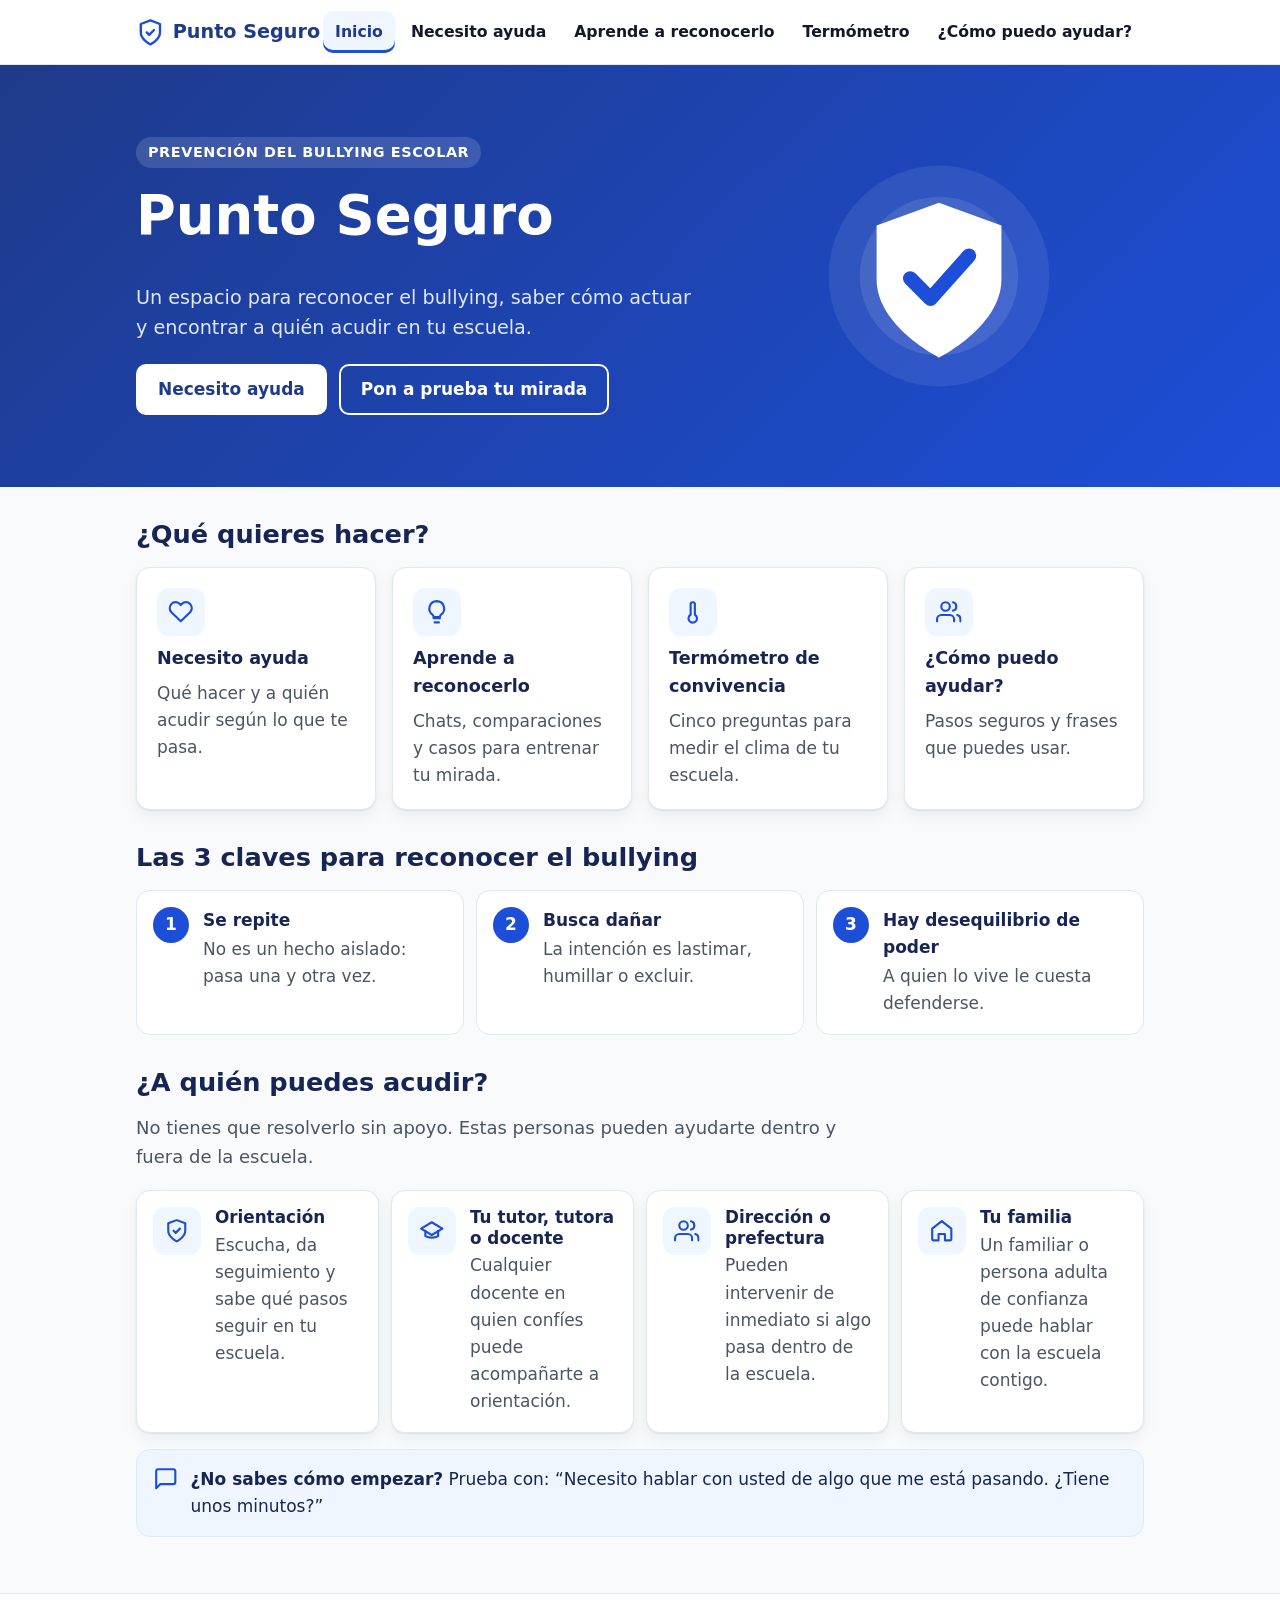
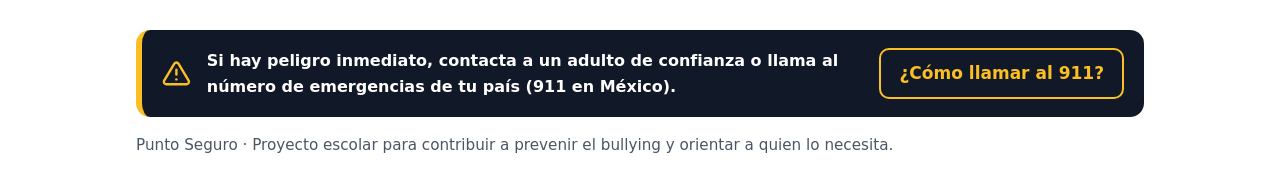
<file: punto_seguro/index.html>
<!DOCTYPE html>
<html lang="es">
<head>
  <meta charset="UTF-8">
  <meta name="viewport" content="width=device-width, initial-scale=1">
  <meta name="description" content="Punto Seguro: aprende a reconocer el bullying, descubre cómo actuar y encuentra a quién acudir en tu escuela.">
  <title>Inicio · Punto Seguro</title>
  <link rel="stylesheet" href="styles.css">
  <!-- defer: el script se ejecuta cuando el HTML ya está cargado -->
  <script src="script.js" defer></script>
</head>
<body>

  <!-- Iconos reutilizables: se dibujan una vez y se usan con <use href="#..."> -->
  <svg class="sprite" aria-hidden="true" focusable="false">
    <symbol id="icono-escudo" viewBox="0 0 24 24"><path d="M12 22s8-4 8-10V5l-8-3-8 3v7c0 6 8 10 8 10z"/><path d="m9 12 2 2 4-4"/></symbol>
    <symbol id="icono-corazon" viewBox="0 0 24 24"><path d="M20.8 4.6a5.5 5.5 0 0 0-7.8 0L12 5.7l-1-1.1a5.5 5.5 0 0 0-7.8 7.8l1 1.1L12 21l7.8-7.5 1-1.1a5.5 5.5 0 0 0 0-7.8z"/></symbol>
    <symbol id="icono-foco" viewBox="0 0 24 24"><path d="M9 18h6"/><path d="M10 22h4"/><path d="M12 2a7 7 0 0 0-4 12.7c.7.6 1 1.4 1 2.3h6c0-.9.3-1.7 1-2.3A7 7 0 0 0 12 2z"/></symbol>
    <symbol id="icono-termometro" viewBox="0 0 24 24"><path d="M14 14.8V5a2 2 0 0 0-4 0v9.8a4 4 0 1 0 4 0z"/></symbol>
    <symbol id="icono-personas" viewBox="0 0 24 24"><path d="M17 21v-2a4 4 0 0 0-4-4H5a4 4 0 0 0-4 4v2"/><circle cx="9" cy="7" r="4"/><path d="M23 21v-2a4 4 0 0 0-3-3.9"/><path d="M16 3.1a4 4 0 0 1 0 7.8"/></symbol>
    <symbol id="icono-alerta" viewBox="0 0 24 24"><path d="M10.3 3.9 1.8 18a2 2 0 0 0 1.7 3h17a2 2 0 0 0 1.7-3L13.7 3.9a2 2 0 0 0-3.4 0z"/><path d="M12 9v4"/><path d="M12 17h.01"/></symbol>
    <symbol id="icono-menu" viewBox="0 0 24 24"><path d="M3 6h18"/><path d="M3 12h18"/><path d="M3 18h18"/></symbol>
    <symbol id="icono-info" viewBox="0 0 24 24"><circle cx="12" cy="12" r="10"/><path d="M12 16v-4"/><path d="M12 8h.01"/></symbol>
    <symbol id="icono-cerrar" viewBox="0 0 24 24"><path d="M18 6 6 18"/><path d="m6 6 12 12"/></symbol>
    <symbol id="icono-telefono" viewBox="0 0 24 24"><path d="M22 16.9v3a2 2 0 0 1-2.2 2 19.8 19.8 0 0 1-8.6-3.1 19.5 19.5 0 0 1-6-6A19.8 19.8 0 0 1 2.1 4.2 2 2 0 0 1 4.1 2h3a2 2 0 0 1 2 1.7c.1.9.4 1.8.7 2.7a2 2 0 0 1-.5 2.1L8 9.8a16 16 0 0 0 6 6l1.3-1.3a2 2 0 0 1 2.1-.4c.9.3 1.8.6 2.7.7a2 2 0 0 1 1.7 2z"/></symbol>
    <symbol id="icono-escuela" viewBox="0 0 24 24"><path d="m2 10 10-6 10 6-10 6-10-6z"/><path d="M6 12v5c3 2 9 2 12 0v-5"/></symbol>
    <symbol id="icono-casa" viewBox="0 0 24 24"><path d="m3 10 9-7 9 7v10a1 1 0 0 1-1 1h-5v-6h-6v6H4a1 1 0 0 1-1-1z"/></symbol>
    <symbol id="icono-mensaje" viewBox="0 0 24 24"><path d="M21 15a2 2 0 0 1-2 2H7l-4 4V5a2 2 0 0 1 2-2h14a2 2 0 0 1 2 2z"/></symbol>
  </svg>

  <a class="saltar" href="#contenido">Saltar al contenido</a>

  <header class="encabezado">
    <div class="contenedor encabezado__barra">
      <a class="marca" href="#inicio">
        <svg class="icono marca__icono" aria-hidden="true"><use href="#icono-escudo"/></svg>
        <span>Punto Seguro</span>
      </a>

      <!-- Botón que solo muestra un icono: necesita aria-label -->
      <button class="boton-menu" id="botonMenu" type="button" aria-label="Abrir menú" aria-expanded="false" aria-controls="menuPrincipal">
        <svg class="icono" aria-hidden="true"><use href="#icono-menu"/></svg>
      </button>

      <nav class="menu" id="menuPrincipal" aria-label="Principal">
        <ul class="menu__lista">
          <li><a class="menu__enlace" href="#inicio" data-enlace="inicio">Inicio</a></li>
          <li><a class="menu__enlace" href="#ayuda" data-enlace="ayuda">Necesito ayuda</a></li>
          <li><a class="menu__enlace" href="#aprende" data-enlace="aprende">Aprende a reconocerlo</a></li>
          <li><a class="menu__enlace" href="#termometro" data-enlace="termometro">Termómetro</a></li>
          <li><a class="menu__enlace" href="#guia" data-enlace="guia">¿Cómo puedo ayudar?</a></li>
        </ul>
      </nav>
    </div>
  </header>

  <main id="contenido" tabindex="-1">
    <noscript>
      <p class="aviso aviso--error contenedor">Punto Seguro necesita JavaScript para funcionar. Actívalo en tu navegador o pide ayuda directamente a un adulto de confianza.</p>
    </noscript>

    <!-- Aviso que aparece solo si ocurre un error inesperado -->
    <div class="contenedor" id="avisoError" role="alert" hidden>
      <div class="aviso aviso--error">
        <p>Algo no funcionó como esperábamos. Puedes seguir usando las otras secciones o recargar la página.</p>
        <button class="boton boton--secundario" type="button" id="botonRecargar">Recargar página</button>
      </div>
    </div>

    <!-- ═══════════ INICIO ═══════════ -->
    <section class="vista" id="vista-inicio" data-vista="inicio" aria-labelledby="titulo-inicio">
      <div class="portada">
        <div class="contenedor portada__rejilla">
          <div>
            <p class="portada__etiqueta">Prevención del bullying escolar</p>
            <h1 id="titulo-inicio" tabindex="-1">Punto Seguro</h1>
            <p class="portada__frase">Un espacio para reconocer el bullying, saber cómo actuar y encontrar a quién acudir en tu escuela.</p>
            <div class="acciones">
              <a class="boton boton--primario" href="#ayuda">Necesito ayuda</a>
              <a class="boton boton--claro" href="#aprende">Pon a prueba tu mirada</a>
            </div>
          </div>
          <!-- Ilustración decorativa hecha con SVG -->
          <svg class="portada__ilustracion" viewBox="0 0 200 200" aria-hidden="true" focusable="false">
            <circle cx="100" cy="100" r="92" fill="#ffffff" opacity=".08"/>
            <circle cx="100" cy="100" r="66" fill="#ffffff" opacity=".1"/>
            <path d="M100 168s52-26 52-65V58l-52-19-52 19v45c0 39 52 65 52 65z" fill="#ffffff"/>
            <path d="m76 102 17 17 32-36" fill="none" stroke="#1d4ed8" stroke-width="12" stroke-linecap="round" stroke-linejoin="round"/>
          </svg>
        </div>
      </div>

      <div class="contenedor seccion">
        <h2>¿Qué quieres hacer?</h2>
        <ul class="tarjetas">
          <li>
            <a class="tarjeta" href="#ayuda">
              <span class="tarjeta__icono"><svg class="icono" aria-hidden="true"><use href="#icono-corazon"/></svg></span>
              <span class="tarjeta__titulo">Necesito ayuda</span>
              <span class="tarjeta__texto">Qué hacer y a quién acudir según lo que te pasa.</span>
            </a>
          </li>
          <li>
            <a class="tarjeta" href="#aprende">
              <span class="tarjeta__icono"><svg class="icono" aria-hidden="true"><use href="#icono-foco"/></svg></span>
              <span class="tarjeta__titulo">Aprende a reconocerlo</span>
              <span class="tarjeta__texto">Chats, comparaciones y casos para entrenar tu mirada.</span>
            </a>
          </li>
          <li>
            <a class="tarjeta" href="#termometro">
              <span class="tarjeta__icono"><svg class="icono" aria-hidden="true"><use href="#icono-termometro"/></svg></span>
              <span class="tarjeta__titulo">Termómetro de convivencia</span>
              <span class="tarjeta__texto">Cinco preguntas para medir el clima de tu escuela.</span>
            </a>
          </li>
          <li>
            <a class="tarjeta" href="#guia">
              <span class="tarjeta__icono"><svg class="icono" aria-hidden="true"><use href="#icono-personas"/></svg></span>
              <span class="tarjeta__titulo">¿Cómo puedo ayudar?</span>
              <span class="tarjeta__texto">Pasos seguros y frases que puedes usar.</span>
            </a>
          </li>
        </ul>
      </div>

      <div class="contenedor seccion seccion--sin-arriba">
        <h2>Las 3 claves para reconocer el bullying</h2>
        <ol class="claves">
          <li class="clave"><span class="clave__numero" aria-hidden="true">1</span><div><strong>Se repite</strong><p>No es un hecho aislado: pasa una y otra vez.</p></div></li>
          <li class="clave"><span class="clave__numero" aria-hidden="true">2</span><div><strong>Busca dañar</strong><p>La intención es lastimar, humillar o excluir.</p></div></li>
          <li class="clave"><span class="clave__numero" aria-hidden="true">3</span><div><strong>Hay desequilibrio de poder</strong><p>A quien lo vive le cuesta defenderse.</p></div></li>
        </ol>
      </div>

      <div class="contenedor seccion seccion--sin-arriba">
        <section aria-labelledby="titulo-acudir">
          <h2 id="titulo-acudir">¿A quién puedes acudir?</h2>
          <p class="introduccion">No tienes que resolverlo sin apoyo. Estas personas pueden ayudarte dentro y fuera de la escuela.</p>
          <ul class="contactos">
            <li class="contacto">
              <span class="contacto__icono"><svg class="icono" aria-hidden="true"><use href="#icono-escudo"/></svg></span>
              <div><h3>Orientación</h3><p>Escucha, da seguimiento y sabe qué pasos seguir en tu escuela.</p></div>
            </li>
            <li class="contacto">
              <span class="contacto__icono"><svg class="icono" aria-hidden="true"><use href="#icono-escuela"/></svg></span>
              <div><h3>Tu tutor, tutora o docente</h3><p>Cualquier docente en quien confíes puede acompañarte a orientación.</p></div>
            </li>
            <li class="contacto">
              <span class="contacto__icono"><svg class="icono" aria-hidden="true"><use href="#icono-personas"/></svg></span>
              <div><h3>Dirección o prefectura</h3><p>Pueden intervenir de inmediato si algo pasa dentro de la escuela.</p></div>
            </li>
            <li class="contacto">
              <span class="contacto__icono"><svg class="icono" aria-hidden="true"><use href="#icono-casa"/></svg></span>
              <div><h3>Tu familia</h3><p>Un familiar o persona adulta de confianza puede hablar con la escuela contigo.</p></div>
            </li>
          </ul>
          <div class="frase-inicio">
            <svg class="icono" aria-hidden="true"><use href="#icono-mensaje"/></svg>
            <p><strong>¿No sabes cómo empezar?</strong> Prueba con: “Necesito hablar con usted de algo que me está pasando. ¿Tiene unos minutos?”</p>
          </div>
        </section>
      </div>
    </section>

    <!-- ═══════════ MÓDULO A: NECESITO AYUDA ═══════════ -->
    <section class="vista contenedor seccion" id="vista-ayuda" data-vista="ayuda" aria-labelledby="titulo-ayuda" hidden>
      <h1 id="titulo-ayuda" tabindex="-1">Necesito ayuda</h1>
      <p class="introduccion">Elige la opción que más se parece a lo que vives. Verás qué puedes hacer y a quién acudir.</p>

      <h2 id="titulo-situaciones">¿Qué está pasando?</h2>
      <div class="selector" id="selectorAyuda" aria-labelledby="titulo-situaciones">
        <button class="opcion-grande" type="button" data-clave="sufro" aria-pressed="false">Estoy sufriendo bullying</button>
        <button class="opcion-grande" type="button" data-clave="presencie" aria-pressed="false">He presenciado una situación de bullying</button>
        <button class="opcion-grande" type="button" data-clave="conflicto" aria-pressed="false">Tengo un problema con otro u otra estudiante y no sé cómo resolverlo</button>
        <button class="opcion-grande" type="button" data-clave="hablar" aria-pressed="false">Quiero hablar con alguien sobre una situación escolar</button>
      </div>

      <div class="panel" id="orientacionAyuda">
        <p class="texto-suave">Elige una opción para ver la orientación.</p>
      </div>

      <div class="acciones">
        <a class="boton boton--secundario" href="#guia">Ver cómo puedo ayudar</a>
      </div>
    </section>

    <!-- ═══════════ MÓDULO B: APRENDE A RECONOCERLO ═══════════ -->
    <section class="vista contenedor seccion" id="vista-aprende" data-vista="aprende" aria-labelledby="titulo-aprende" hidden>
      <h1 id="titulo-aprende" tabindex="-1">Aprende a reconocerlo</h1>
      <p class="introduccion">Diez retos con casos, chats y comparaciones. Cada ronda es distinta. Es un ejercicio para aprender, no un diagnóstico.</p>

      <div id="cuestionario">
        <div class="progreso">
          <p class="progreso__texto" id="progresoTexto">Reto 1 de 10</p>
          <div class="progreso__fondo" aria-hidden="true"><div class="progreso__barra" id="progresoBarra"></div></div>
        </div>

        <div class="panel">
          <span class="chip" id="categoriaPregunta"></span>
          <div id="escenarioPregunta"></div>
          <h2 class="pregunta" id="textoPregunta" tabindex="-1"></h2>
          <div id="opcionesCuestionario"></div>
          <p class="error" id="errorCuestionario" hidden></p>
          <div class="retro" id="retroCuestionario" tabindex="-1" hidden></div>
          <div class="acciones">
            <button class="boton boton--primario" type="button" id="botonComprobar">Comprobar respuesta</button>
            <button class="boton boton--primario" type="button" id="botonSiguiente" hidden>Siguiente reto</button>
          </div>
        </div>
      </div>

      <div class="panel" id="resultadoCuestionario" hidden>
        <p class="perfil__etiqueta">Tu perfil</p>
        <h2 id="tituloResultado" tabindex="-1"></h2>
        <p class="puntaje" id="puntajeCuestionario"></p>
        <p id="mensajeCuestionario"></p>
        <h3>Cómo te fue en cada tipo de reto</h3>
        <ul class="desglose" id="desgloseCuestionario"></ul>
        <h3>Para recordar</h3>
        <ul class="lista">
          <li><strong>Repetición:</strong> el bullying no es un hecho aislado, sucede una y otra vez.</li>
          <li><strong>Intención de dañar:</strong> busca lastimar, humillar o excluir a alguien.</li>
          <li><strong>Desequilibrio de poder:</strong> a quien lo vive le cuesta defenderse (por edad, por estar en grupo, por popularidad, etc.).</li>
        </ul>
        <p class="texto-suave">Si algo de esto te recuerda a una situación real, habla con orientación o con una persona adulta de confianza.</p>
        <div class="acciones">
          <button class="boton boton--primario" type="button" id="botonReiniciar">Jugar otra ronda</button>
          <a class="boton boton--secundario" href="#ayuda">Ir a “Necesito ayuda”</a>
        </div>
      </div>
    </section>

    <!-- ═══════════ MÓDULO C: TERMÓMETRO DE CONVIVENCIA ═══════════ -->
    <section class="vista contenedor seccion" id="vista-termometro" data-vista="termometro" aria-labelledby="titulo-termometro" hidden>
      <h1 id="titulo-termometro" tabindex="-1">Termómetro de convivencia</h1>
      <p class="introduccion">Cinco preguntas rápidas sobre cómo se vive la convivencia en tu escuela. Es anónimo y no hay respuestas correctas o incorrectas.</p>

      <div class="aviso aviso--info">
        <svg class="icono" aria-hidden="true"><use href="#icono-info"/></svg>
        <p>Los resultados son locales, no representan a toda la escuela y no se envían a nadie.</p>
      </div>
      <p class="aviso aviso--error" id="avisoAlmacen" hidden>Este navegador no permite guardar datos. Los resultados del grupo solo durarán mientras no cierres la página.</p>

      <!-- Paso 1: encuesta -->
      <form class="formulario" id="formularioEncuesta" novalidate>
        <div id="preguntasEncuesta"></div>
        <p class="error" id="errorEncuesta" hidden></p>
        <div class="acciones">
          <button class="boton boton--primario" type="submit">Ver mi resultado</button>
          <button class="boton boton--secundario" type="button" id="botonVerGrupo">Ver resultados del grupo</button>
        </div>
      </form>

      <!-- Paso 2: resultado de la persona que acaba de responder -->
      <div id="resultadoPersonal" hidden>
        <div class="panel">
          <h2 id="tituloResultadoPersonal" tabindex="-1">Tu termómetro</h2>
          <div class="medidor" aria-hidden="true">
            <div class="medidor__escala">
              <div class="medidor__relleno" id="medidorRelleno"></div>
            </div>
            <div class="medidor__marcas"><span>Alerta</span><span>Variable</span><span>Confianza</span></div>
          </div>
          <p class="puntaje" id="puntajePersonal"></p>
          <p id="mensajePersonal"></p>
          <h3>Tus respuestas</h3>
          <ul class="respuestas" id="listaRespuestas"></ul>
        </div>
        <div class="acciones">
          <button class="boton boton--primario" type="button" id="botonResponderOtra">Que responda otra persona</button>
          <button class="boton boton--secundario" type="button" id="botonVerGrupo2">Ver resultados del grupo</button>
        </div>
      </div>

      <!-- Paso 3: resultados acumulados del grupo -->
      <div id="resultadosGrupo" hidden>
        <div class="panel">
          <h2 id="tituloResultadosGrupo" tabindex="-1">Resultados del grupo</h2>
          <p class="respaldo" id="totalRespuestas"></p>
          <p class="texto-suave">Cada vez que alguien responde en este dispositivo se suma al grupo. Cada barra muestra qué parte del grupo respondió “Sí”, “A veces” o “No”.</p>
          <p class="texto-suave" id="notaPocasRespuestas" hidden>Con menos de 5 respuestas, los porcentajes cambian mucho y todavía no muestran una tendencia.</p>
          <div class="leyenda" aria-hidden="true">
            <span><i class="leyenda__color leyenda__color--si"></i>Sí</span>
            <span><i class="leyenda__color leyenda__color--aveces"></i>A veces</span>
            <span><i class="leyenda__color leyenda__color--no"></i>No</span>
          </div>
          <ul class="grafica" id="grafica"></ul>
          <p class="texto-suave">Los resultados son locales, no representan a toda la escuela y no se envían a nadie.</p>
        </div>
        <div class="acciones">
          <button class="boton boton--primario" type="button" id="botonResponderDesdeGrupo">Responder la encuesta</button>
          <button class="boton boton--secundario" type="button" id="botonBorrarResultados">Borrar resultados del grupo</button>
        </div>
      </div>
    </section>

    <!-- ═══════════ MÓDULO D: ¿CÓMO PUEDO AYUDAR? ═══════════ -->
    <section class="vista contenedor seccion" id="vista-guia" data-vista="guia" aria-labelledby="titulo-guia" hidden>
      <h1 id="titulo-guia" tabindex="-1">¿Cómo puedo ayudar?</h1>
      <p class="introduccion">Elige tu caso y verás acciones seguras, realistas y frases que puedes usar.</p>

      <h2 id="titulo-casos">¿Cuál es tu caso?</h2>
      <div class="selector" id="selectorGuia" aria-labelledby="titulo-casos">
        <button class="opcion-grande" type="button" data-clave="mi" aria-pressed="false">Me está pasando a mí</button>
        <button class="opcion-grande" type="button" data-clave="otra" aria-pressed="false">Le está pasando a otra persona</button>
        <button class="opcion-grande" type="button" data-clave="vi" aria-pressed="false">Lo he visto, pero no sé cómo intervenir</button>
        <button class="opcion-grande" type="button" data-clave="yo" aria-pressed="false">Me he dado cuenta de que mis acciones están lastimando a alguien</button>
      </div>

      <div class="panel" id="recomendacionesGuia">
        <p class="texto-suave">Elige una opción para ver las recomendaciones.</p>
      </div>

      <!-- Bloque urgente del módulo D, con el tutorial del 911 desplegable.
           En esta vista el pie no repite el bloque, porque ya está aquí. -->
      <div class="urgente urgente--guia" role="note" aria-label="Ayuda urgente">
        <svg class="icono urgente__icono" aria-hidden="true"><use href="#icono-alerta"/></svg>
        <p class="urgente__texto">Si hay peligro inmediato, contacta a un adulto de confianza o llama al número de emergencias de tu país (911 en México).</p>
        <details class="desplegable">
          <summary>Cómo llamar al 911</summary>
          <ol class="pasos pasos--tutorial" data-tutorial-911></ol>
        </details>
      </div>

      <p class="nota-final">Esta aplicación no sustituye la ayuda de personas capacitadas ni los protocolos de tu escuela.</p>
    </section>
  </main>

  <!-- Pie de página: visible en todas las vistas, sin botón para cerrarlo -->
  <footer class="pie">
    <div class="contenedor">
      <div class="urgente" role="note" aria-label="Ayuda urgente">
        <svg class="icono urgente__icono" aria-hidden="true"><use href="#icono-alerta"/></svg>
        <p class="urgente__texto">Si hay peligro inmediato, contacta a un adulto de confianza o llama al número de emergencias de tu país (911 en México).</p>
        <button class="urgente__boton" type="button" data-abrir-911>¿Cómo llamar al 911?</button>
      </div>
      <p class="pie__texto">Punto Seguro · Proyecto escolar para contribuir a prevenir el bullying y orientar a quien lo necesita.</p>
    </div>
  </footer>

  <!-- ═══════════ VENTANAS EMERGENTES (con el diseño de la app) ═══════════ -->
  <!-- <dialog> es una ventana nativa de HTML: atrapa el foco y se cierra con Escape -->
  <dialog class="ventana" id="ventana911" aria-labelledby="tituloVentana911">
    <div class="ventana__cabecera">
      <span class="ventana__icono ventana__icono--urgente"><svg class="icono" aria-hidden="true"><use href="#icono-telefono"/></svg></span>
      <h2 id="tituloVentana911">Cómo llamar al 911</h2>
      <button class="ventana__cerrar" type="button" aria-label="Cerrar" data-cerrar>
        <svg class="icono" aria-hidden="true"><use href="#icono-cerrar"/></svg>
      </button>
    </div>
    <ol class="pasos pasos--tutorial" data-tutorial-911></ol>
    <div class="acciones">
      <button class="boton boton--primario" type="button" data-cerrar>Entendido</button>
    </div>
  </dialog>

  <dialog class="ventana" id="ventanaConfirmar" aria-labelledby="tituloConfirmar" aria-describedby="textoConfirmar">
    <div class="ventana__cabecera">
      <span class="ventana__icono"><svg class="icono" aria-hidden="true"><use href="#icono-alerta"/></svg></span>
      <h2 id="tituloConfirmar"></h2>
    </div>
    <p id="textoConfirmar"></p>
    <div class="acciones acciones--final">
      <button class="boton boton--secundario" type="button" id="botonCancelarConfirmar">Cancelar</button>
      <button class="boton boton--peligro" type="button" id="botonAceptarConfirmar">Aceptar</button>
    </div>
  </dialog>

  <!-- Mensaje flotante breve (también con el diseño de la app) -->
  <div class="toast" id="toast" role="status" aria-live="polite" hidden></div>

</body>
</html>
</file>
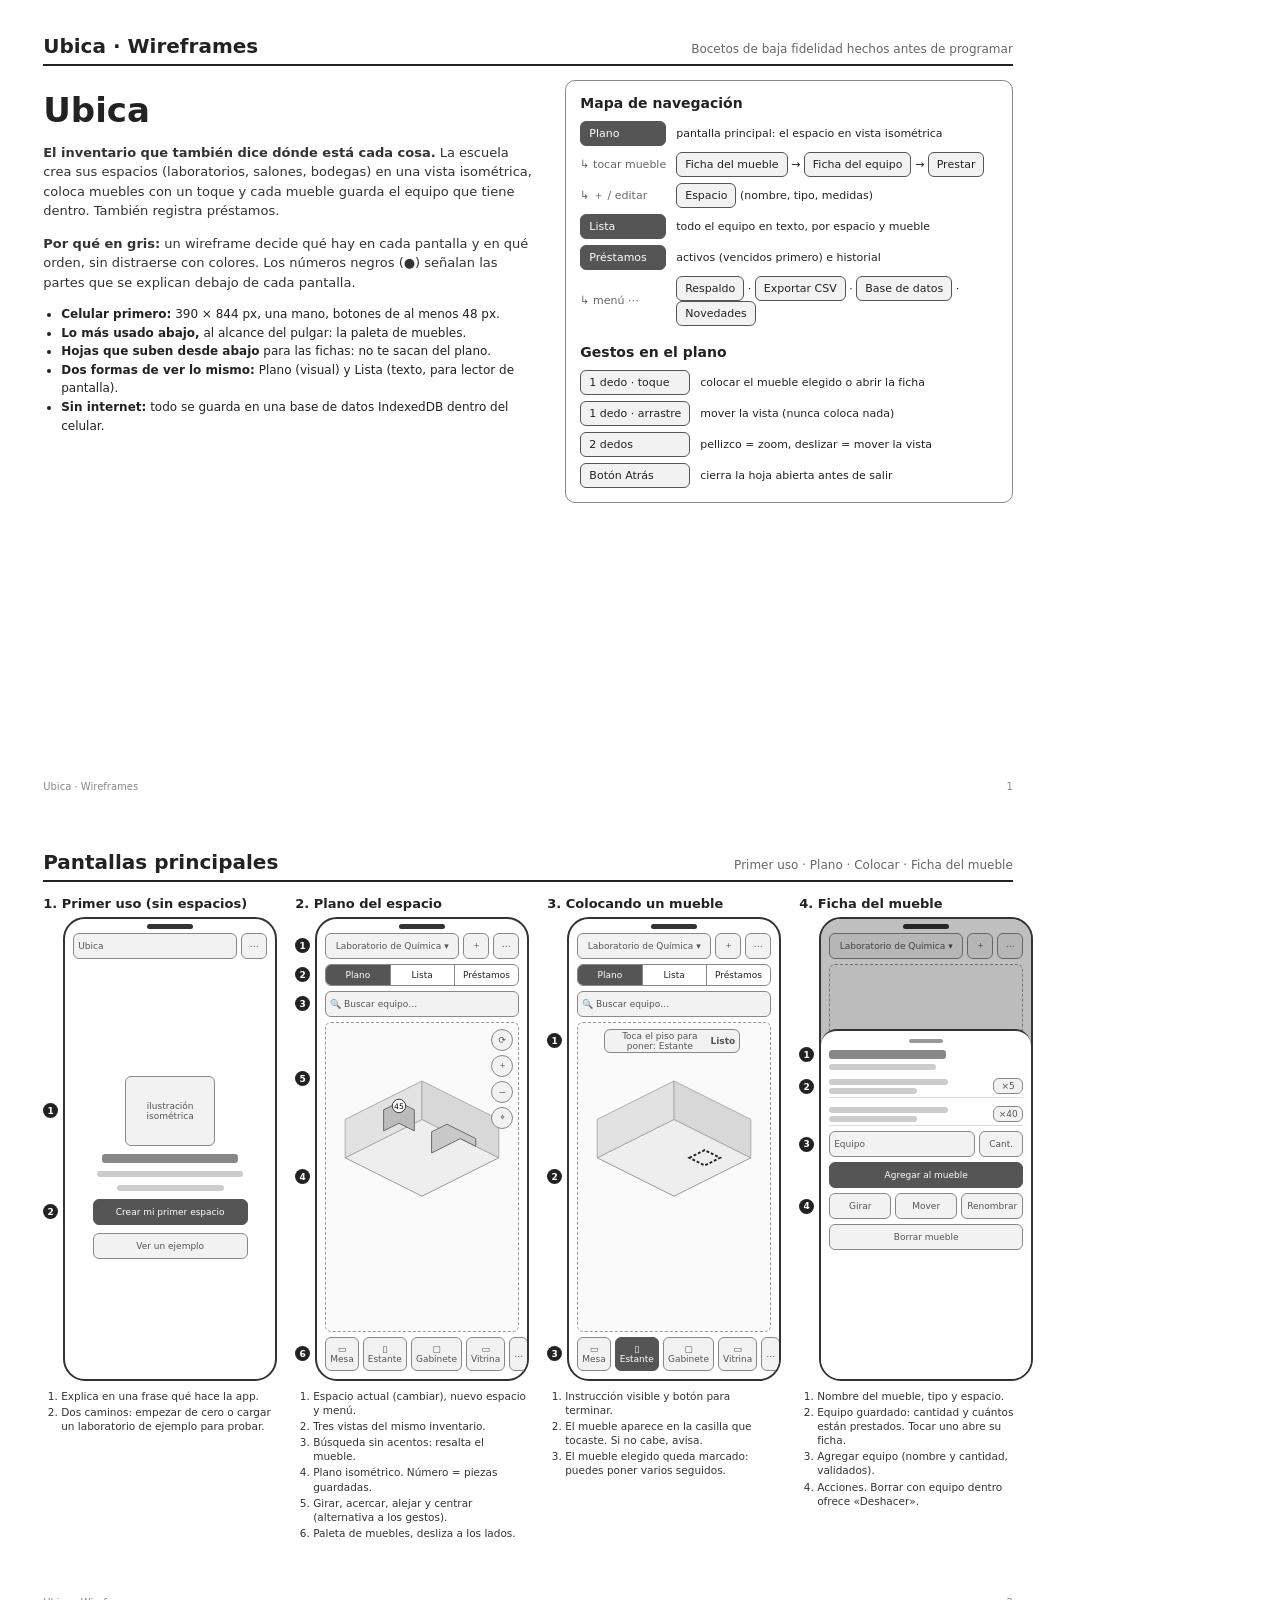
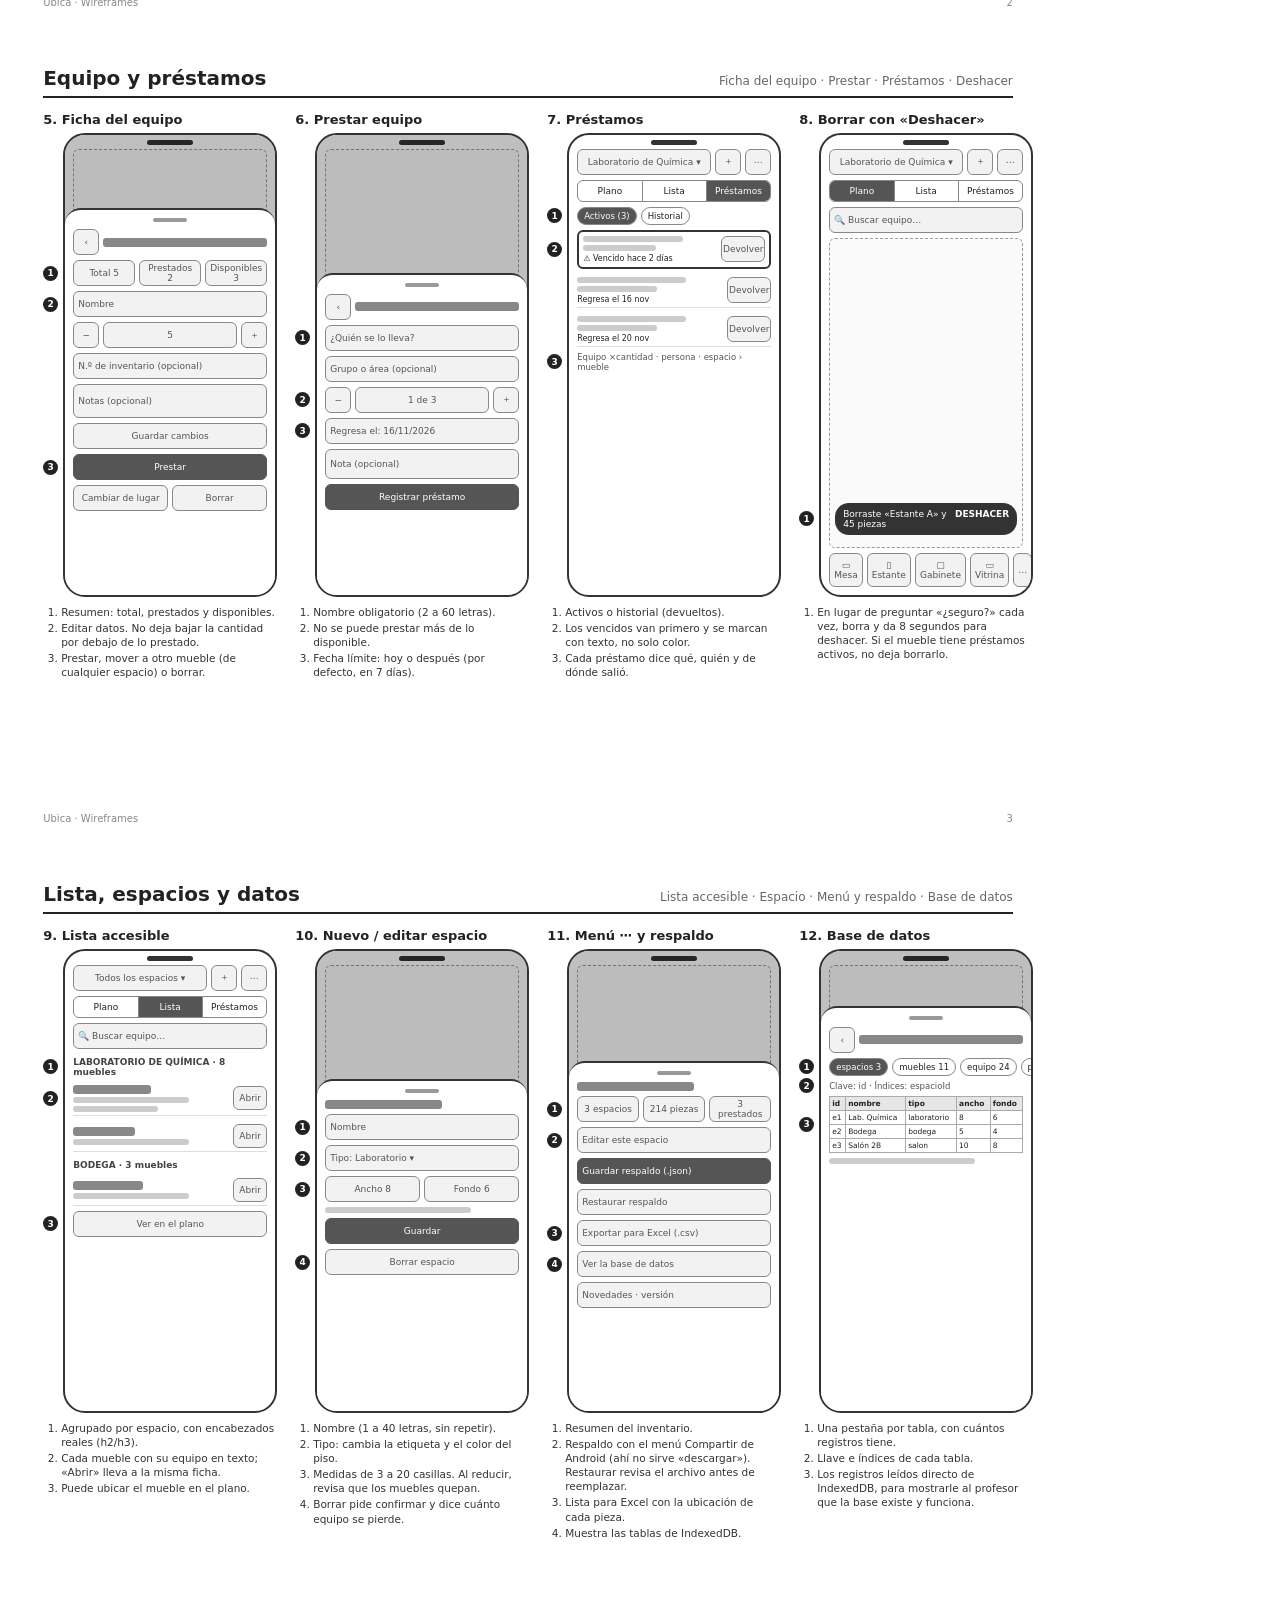
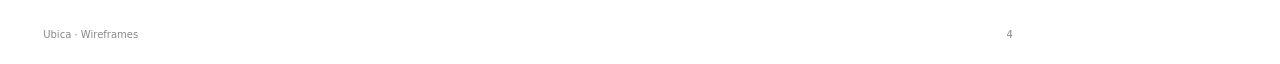
<file: apps/app9-ubica/entregables/wireframes/wireframes.html>
<!DOCTYPE html>
<html lang="es">
<head>
<meta charset="utf-8">
<title>Ubica · Wireframes</title>
<!--
  Wireframes (bocetos de baja fidelidad) de Ubica, hechos ANTES de programar.
  Solo grises: aquí se decide qué va en cada pantalla y en qué orden, no los colores.
  Para convertirlo en PDF y PNG: python3 hacer_wireframes.py
-->
<style>
  @page { size: 11in 8.5in; margin: 0; }
  * { box-sizing: border-box; }
  body { margin: 0; font-family: system-ui, -apple-system, "Segoe UI", Roboto, sans-serif; color: #222; background: #fff; }
  .pagina { width: 11in; height: 8.5in; padding: 0.35in 0.45in; page-break-after: always; position: relative; }
  .pagina:last-child { page-break-after: auto; }
  .encabezado { display: flex; justify-content: space-between; align-items: baseline; border-bottom: 2px solid #222; padding-bottom: 6px; margin-bottom: 14px; }
  .encabezado h1 { font-size: 20px; margin: 0; }
  .encabezado span { font-size: 12px; color: #666; }
  .pie { position: absolute; left: 0.45in; right: 0.45in; bottom: 0.25in; font-size: 10px; color: #888; display: flex; justify-content: space-between; }
  .fila { display: grid; grid-template-columns: repeat(4, 1fr); gap: 18px; }
  .pantalla { position: relative; }
  .pantalla h2 { font-size: 13px; margin: 0 0 6px; }
  .pantalla ol { margin: 8px 0 0; padding-left: 18px; font-size: 10.5px; line-height: 1.35; color: #333; }
  .pantalla ol li { margin-bottom: 2px; }

  /* ---------- Teléfono ---------- */
  .tel { width: 214px; height: 464px; margin-left: 20px; border: 2px solid #333; border-radius: 22px; padding: 14px 8px 8px; position: relative; overflow: hidden; background: #fff; display: flex; flex-direction: column; gap: 5px; }
  .tel::before { content: ""; position: absolute; top: 5px; left: 50%; width: 46px; height: 5px; margin-left: -23px; border-radius: 3px; background: #333; }
  .barra { display: flex; gap: 4px; align-items: center; }
  .caja { border: 1.5px solid #888; border-radius: 6px; background: #f2f2f2; font-size: 9px; color: #555; display: flex; align-items: center; justify-content: center; text-align: center; padding: 2px 4px; }
  .caja.izq { justify-content: flex-start; }
  .alto { height: 26px; }
  .cuad { width: 26px; height: 26px; flex: none; }
  .crece { flex: 1; min-width: 0; }
  .oscura { background: #555; color: #fff; border-color: #555; }
  .segmento { display: flex; border: 1.5px solid #888; border-radius: 6px; overflow: hidden; height: 22px; }
  .segmento div { flex: 1; font-size: 9px; display: flex; align-items: center; justify-content: center; border-right: 1px solid #888; }
  .segmento div:last-child { border-right: none; }
  .segmento .activo { background: #555; color: #fff; }
  .lienzo { flex: 1; border: 1.5px dashed #999; border-radius: 6px; position: relative; background: #fafafa; }
  .lienzo svg { position: absolute; inset: 0; width: 100%; height: 100%; }
  .flotante { position: absolute; right: 5px; display: flex; flex-direction: column; gap: 4px; }
  .flotante .caja { width: 22px; height: 22px; border-radius: 50%; }
  .paleta { display: flex; gap: 4px; }
  .paleta .caja { flex: 1; height: 34px; flex-direction: column; }
  .chips { display: flex; gap: 4px; }
  .chip { border: 1.5px solid #888; border-radius: 10px; font-size: 8.5px; padding: 3px 6px; white-space: nowrap; }
  .chip.marcado { border-style: dashed; border-width: 2px; }
  .linea { height: 6px; border-radius: 3px; background: #ccc; }
  .linea.corta { width: 55%; }
  .linea.media { width: 75%; }
  .titulo { height: 9px; width: 60%; border-radius: 3px; background: #888; }
  .velo { position: absolute; inset: 0; border-radius: 20px; background: rgba(0,0,0,0.25); }
  .hoja { position: absolute; left: 0; right: 0; bottom: 0; border-bottom-left-radius: 20px; border-bottom-right-radius: 20px; background: #fff; border-top: 2px solid #333; border-radius: 16px 16px 0 0; padding: 8px; display: flex; flex-direction: column; gap: 5px; }
  .asa { width: 34px; height: 4px; border-radius: 2px; background: #999; margin: 0 auto 2px; }
  .renglon { display: flex; gap: 5px; align-items: center; border-bottom: 1px solid #ddd; padding: 3px 0; }
  .renglon .texto { flex: 1; display: flex; flex-direction: column; gap: 3px; }
  .num { position: absolute; width: 15px; height: 15px; border-radius: 50%; background: #222; color: #fff; font-size: 9px; font-weight: 700; display: flex; align-items: center; justify-content: center; z-index: 5; }
  .seccion { font-size: 9px; font-weight: 700; color: #444; margin-top: 3px; }
  table.mini { width: 100%; border-collapse: collapse; font-size: 7.5px; }
  table.mini td, table.mini th { border: 1px solid #aaa; padding: 2px; text-align: left; }
  table.mini th { background: #e6e6e6; }
  .aviso { position: absolute; left: 14px; right: 14px; bottom: 60px; border-radius: 14px; background: #333; color: #fff; font-size: 9px; padding: 6px 8px; display: flex; justify-content: space-between; }

  /* ---------- Portada y mapa ---------- */
  .portada { display: grid; grid-template-columns: 1.1fr 1fr; gap: 30px; }
  .portada h1 { font-size: 34px; margin: 10px 0 4px; }
  .portada p { font-size: 13px; line-height: 1.5; color: #333; }
  .portada ul { font-size: 12px; line-height: 1.55; padding-left: 18px; }
  .mapa { border: 1.5px solid #888; border-radius: 10px; padding: 14px; }
  .mapa h3 { margin: 0 0 10px; font-size: 14px; }
  .nodo { border: 1.5px solid #555; border-radius: 6px; padding: 5px 8px; font-size: 11px; background: #f2f2f2; display: inline-block; }
  .nodo.principal { background: #555; color: #fff; }
  .flujo { display: grid; grid-template-columns: auto 1fr; gap: 6px 10px; align-items: center; font-size: 11px; }
  .flecha { color: #666; }
</style>
</head>
<body>

<!-- ======================= PÁGINA 1: PORTADA Y MAPA ======================= -->
<section class="pagina">
  <div class="encabezado"><h1>Ubica · Wireframes</h1><span>Bocetos de baja fidelidad hechos antes de programar</span></div>
  <div class="portada">
    <div>
      <h1>Ubica</h1>
      <p><strong>El inventario que también dice dónde está cada cosa.</strong> La escuela crea sus espacios (laboratorios, salones, bodegas) en una vista isométrica, coloca muebles con un toque y cada mueble guarda el equipo que tiene dentro. También registra préstamos.</p>
      <p><strong>Por qué en gris:</strong> un wireframe decide qué hay en cada pantalla y en qué orden, sin distraerse con colores. Los números negros (●) señalan las partes que se explican debajo de cada pantalla.</p>
      <ul>
        <li><strong>Celular primero:</strong> 390 × 844 px, una mano, botones de al menos 48 px.</li>
        <li><strong>Lo más usado abajo,</strong> al alcance del pulgar: la paleta de muebles.</li>
        <li><strong>Hojas que suben desde abajo</strong> para las fichas: no te sacan del plano.</li>
        <li><strong>Dos formas de ver lo mismo:</strong> Plano (visual) y Lista (texto, para lector de pantalla).</li>
        <li><strong>Sin internet:</strong> todo se guarda en una base de datos IndexedDB dentro del celular.</li>
      </ul>
    </div>
    <div class="mapa">
      <h3>Mapa de navegación</h3>
      <div class="flujo">
        <span class="nodo principal">Plano</span><span>pantalla principal: el espacio en vista isométrica</span>
        <span class="flecha">↳ tocar mueble</span><span><span class="nodo">Ficha del mueble</span> → <span class="nodo">Ficha del equipo</span> → <span class="nodo">Prestar</span></span>
        <span class="flecha">↳ ＋ / editar</span><span><span class="nodo">Espacio</span> (nombre, tipo, medidas)</span>
        <span class="nodo principal">Lista</span><span>todo el equipo en texto, por espacio y mueble</span>
        <span class="nodo principal">Préstamos</span><span>activos (vencidos primero) e historial</span>
        <span class="flecha">↳ menú ⋯</span><span><span class="nodo">Respaldo</span> · <span class="nodo">Exportar CSV</span> · <span class="nodo">Base de datos</span> · <span class="nodo">Novedades</span></span>
      </div>
      <h3 style="margin-top:18px">Gestos en el plano</h3>
      <div class="flujo">
        <span class="nodo">1 dedo · toque</span><span>colocar el mueble elegido o abrir la ficha</span>
        <span class="nodo">1 dedo · arrastre</span><span>mover la vista (nunca coloca nada)</span>
        <span class="nodo">2 dedos</span><span>pellizco = zoom, deslizar = mover la vista</span>
        <span class="nodo">Botón Atrás</span><span>cierra la hoja abierta antes de salir</span>
      </div>
    </div>
  </div>
  <div class="pie"><span>Ubica · Wireframes</span><span>1</span></div>
</section>

<!-- ======================= PÁGINA 2 ======================= -->
<section class="pagina">
  <div class="encabezado"><h1>Pantallas principales</h1><span>Primer uso · Plano · Colocar · Ficha del mueble</span></div>
  <div class="fila">

    <div class="pantalla">
      <h2>1. Primer uso (sin espacios)</h2>
      <div class="tel">
        <div class="barra"><div class="caja alto crece izq">Ubica</div><div class="caja cuad">⋯</div></div>
        <div style="flex:1; display:flex; flex-direction:column; align-items:center; justify-content:center; gap:8px; position:relative">
          <span class="num" style="top:20px; left:20px">1</span>
          <div class="caja" style="width:90px; height:70px">ilustración<br>isométrica</div>
          <div class="titulo" style="width:70%"></div>
          <div class="linea media"></div><div class="linea corta"></div>
          <span class="num" style="top:210px; left:8px">2</span>
          <div class="caja oscura alto" style="width:80%">Crear mi primer espacio</div>
          <div class="caja alto" style="width:80%">Ver un ejemplo</div>
        </div>
      </div>
      <ol>
        <li>Explica en una frase qué hace la app.</li>
        <li>Dos caminos: empezar de cero o cargar un laboratorio de ejemplo para probar.</li>
      </ol>
    </div>

    <div class="pantalla">
      <h2>2. Plano del espacio</h2>
      <div class="tel">
        <span class="num" style="top:16px; left:2px">1</span>
        <div class="barra"><div class="caja alto crece">Laboratorio de Química ▾</div><div class="caja cuad">＋</div><div class="caja cuad">⋯</div></div>
        <span class="num" style="top:46px; left:2px">2</span>
        <div class="segmento"><div class="activo">Plano</div><div>Lista</div><div>Préstamos</div></div>
        <span class="num" style="top:74px; left:2px">3</span>
        <div class="caja alto izq">🔍 Buscar equipo…</div>
        <div class="lienzo">
          <span class="num" style="top:60px; left:6px">4</span>
          <svg viewBox="0 0 200 200" aria-hidden="true">
            <polygon points="100,40 180,80 100,120 20,80" fill="#eee" stroke="#999"/>
            <polygon points="20,80 20,40 100,0 100,40" fill="#e2e2e2" stroke="#aaa"/>
            <polygon points="100,40 100,0 180,40 180,80" fill="#d8d8d8" stroke="#aaa"/>
            <polygon points="60,52 76,44 92,52 92,30 76,22 60,30" fill="#bbb" stroke="#666"/>
            <polygon points="110,75 140,60 156,68 156,60 126,45 110,53 110,75" fill="#c8c8c8" stroke="#666"/>
            <circle cx="76" cy="26" r="7" fill="#fff" stroke="#333"/><text x="76" y="29" font-size="8" text-anchor="middle">45</text>
          </svg>
          <div class="flotante" style="top:6px"><div class="caja">⟳</div><div class="caja">＋</div><div class="caja">−</div><div class="caja">⌖</div></div>
          <span class="num" style="top:6px; right:32px">5</span>
        </div>
        <span class="num" style="bottom:46px; left:2px">6</span>
        <div class="paleta"><div class="caja">▭<br>Mesa</div><div class="caja">▯<br>Estante</div><div class="caja">▢<br>Gabinete</div><div class="caja">▭<br>Vitrina</div><div class="caja">…</div></div>
      </div>
      <ol>
        <li>Espacio actual (cambiar), nuevo espacio y menú.</li>
        <li>Tres vistas del mismo inventario.</li>
        <li>Búsqueda sin acentos: resalta el mueble.</li>
        <li>Plano isométrico. Número = piezas guardadas.</li>
        <li>Girar, acercar, alejar y centrar (alternativa a los gestos).</li>
        <li>Paleta de muebles, desliza a los lados.</li>
      </ol>
    </div>

    <div class="pantalla">
      <h2>3. Colocando un mueble</h2>
      <div class="tel">
        <div class="barra"><div class="caja alto crece">Laboratorio de Química ▾</div><div class="caja cuad">＋</div><div class="caja cuad">⋯</div></div>
        <div class="segmento"><div class="activo">Plano</div><div>Lista</div><div>Préstamos</div></div>
        <div class="caja alto izq">🔍 Buscar equipo…</div>
        <div class="lienzo">
          <span class="num" style="top:6px; left:6px">1</span>
          <div class="caja" style="position:absolute; top:6px; left:26px; right:30px; height:24px; justify-content:space-between">Toca el piso para poner: Estante <b>Listo</b></div>
          <svg viewBox="0 0 200 200" aria-hidden="true">
            <polygon points="100,40 180,80 100,120 20,80" fill="#eee" stroke="#999"/>
            <polygon points="20,80 20,40 100,0 100,40" fill="#e2e2e2" stroke="#aaa"/>
            <polygon points="100,40 100,0 180,40 180,80" fill="#d8d8d8" stroke="#aaa"/>
            <polygon points="116,80 132,72 148,80 132,88" fill="none" stroke="#222" stroke-width="2" stroke-dasharray="3 2"/>
          </svg>
          <span class="num" style="top:120px; left:130px">2</span>
        </div>
        <div class="paleta"><div class="caja">▭<br>Mesa</div><div class="caja oscura">▯<br>Estante</div><div class="caja">▢<br>Gabinete</div><div class="caja">▭<br>Vitrina</div><div class="caja">…</div></div>
        <span class="num" style="bottom:20px; left:66px">3</span>
      </div>
      <ol>
        <li>Instrucción visible y botón para terminar.</li>
        <li>El mueble aparece en la casilla que tocaste. Si no cabe, avisa.</li>
        <li>El mueble elegido queda marcado: puedes poner varios seguidos.</li>
      </ol>
    </div>

    <div class="pantalla">
      <h2>4. Ficha del mueble</h2>
      <div class="tel">
        <div class="barra"><div class="caja alto crece">Laboratorio de Química ▾</div><div class="caja cuad">＋</div><div class="caja cuad">⋯</div></div>
        <div class="lienzo"></div>
        <div class="velo"></div>
        <div class="hoja" style="height:76%">
          <div class="asa"></div>
          <span class="num" style="top:12px; right:8px">1</span>
          <div class="titulo"></div><div class="linea corta"></div>
          <span class="num" style="top:52px; right:8px">2</span>
          <div class="renglon"><div class="texto"><div class="linea media"></div><div class="linea corta"></div></div><div class="caja" style="width:30px">×5</div></div>
          <div class="renglon"><div class="texto"><div class="linea media"></div><div class="linea corta"></div></div><div class="caja" style="width:30px">×40</div></div>
          <span class="num" style="top:122px; right:8px">3</span>
          <div class="barra"><div class="caja alto crece izq">Equipo</div><div class="caja alto" style="width:44px">Cant.</div></div>
          <div class="caja oscura alto">Agregar al mueble</div>
          <span class="num" style="top:192px; right:8px">4</span>
          <div class="barra"><div class="caja alto crece">Girar</div><div class="caja alto crece">Mover</div><div class="caja alto crece">Renombrar</div></div>
          <div class="caja alto">Borrar mueble</div>
        </div>
      </div>
      <ol>
        <li>Nombre del mueble, tipo y espacio.</li>
        <li>Equipo guardado: cantidad y cuántos están prestados. Tocar uno abre su ficha.</li>
        <li>Agregar equipo (nombre y cantidad, validados).</li>
        <li>Acciones. Borrar con equipo dentro ofrece «Deshacer».</li>
      </ol>
    </div>

  </div>
  <div class="pie"><span>Ubica · Wireframes</span><span>2</span></div>
</section>

<!-- ======================= PÁGINA 3 ======================= -->
<section class="pagina">
  <div class="encabezado"><h1>Equipo y préstamos</h1><span>Ficha del equipo · Prestar · Préstamos · Deshacer</span></div>
  <div class="fila">

    <div class="pantalla">
      <h2>5. Ficha del equipo</h2>
      <div class="tel">
        <div class="lienzo"></div>
        <div class="velo"></div>
        <div class="hoja" style="height:84%">
          <div class="asa"></div>
          <div class="barra"><div class="caja cuad">‹</div><div class="titulo crece"></div></div>
          <span class="num" style="top:46px; right:8px">1</span>
          <div class="barra"><div class="caja alto crece">Total 5</div><div class="caja alto crece">Prestados 2</div><div class="caja alto crece">Disponibles 3</div></div>
          <span class="num" style="top:84px; right:8px">2</span>
          <div class="caja alto izq">Nombre</div>
          <div class="barra"><div class="caja cuad">−</div><div class="caja alto crece">5</div><div class="caja cuad">＋</div></div>
          <div class="caja alto izq">N.º de inventario (opcional)</div>
          <div class="caja alto izq" style="height:34px">Notas (opcional)</div>
          <div class="caja alto">Guardar cambios</div>
          <span class="num" style="top:268px; right:8px">3</span>
          <div class="caja oscura alto">Prestar</div>
          <div class="barra"><div class="caja alto crece">Cambiar de lugar</div><div class="caja alto crece">Borrar</div></div>
        </div>
      </div>
      <ol>
        <li>Resumen: total, prestados y disponibles.</li>
        <li>Editar datos. No deja bajar la cantidad por debajo de lo prestado.</li>
        <li>Prestar, mover a otro mueble (de cualquier espacio) o borrar.</li>
      </ol>
    </div>

    <div class="pantalla">
      <h2>6. Prestar equipo</h2>
      <div class="tel">
        <div class="lienzo"></div>
        <div class="velo"></div>
        <div class="hoja" style="height:70%">
          <div class="asa"></div>
          <div class="barra"><div class="caja cuad">‹</div><div class="titulo crece"></div></div>
          <span class="num" style="top:46px; right:8px">1</span>
          <div class="caja alto izq">¿Quién se lo lleva?</div>
          <div class="caja alto izq">Grupo o área (opcional)</div>
          <span class="num" style="top:112px; right:8px">2</span>
          <div class="barra"><div class="caja cuad">−</div><div class="caja alto crece">1 de 3</div><div class="caja cuad">＋</div></div>
          <span class="num" style="top:146px; right:8px">3</span>
          <div class="caja alto izq">Regresa el: 16/11/2026</div>
          <div class="caja alto izq" style="height:30px">Nota (opcional)</div>
          <div class="caja oscura alto">Registrar préstamo</div>
        </div>
      </div>
      <ol>
        <li>Nombre obligatorio (2 a 60 letras).</li>
        <li>No se puede prestar más de lo disponible.</li>
        <li>Fecha límite: hoy o después (por defecto, en 7 días).</li>
      </ol>
    </div>

    <div class="pantalla">
      <h2>7. Préstamos</h2>
      <div class="tel">
        <div class="barra"><div class="caja alto crece">Laboratorio de Química ▾</div><div class="caja cuad">＋</div><div class="caja cuad">⋯</div></div>
        <div class="segmento"><div>Plano</div><div>Lista</div><div class="activo">Préstamos</div></div>
        <span class="num" style="top:76px; left:2px">1</span>
        <div class="chips"><span class="chip" style="background:#555;color:#fff">Activos (3)</span><span class="chip">Historial</span></div>
        <span class="num" style="top:104px; left:2px">2</span>
        <div class="renglon" style="border:2px solid #333; border-radius:6px; padding:4px"><div class="texto"><div class="linea media"></div><div class="linea corta"></div><div style="font-size:8px">⚠ Vencido hace 2 días</div></div><div class="caja" style="width:44px; height:26px">Devolver</div></div>
        <div class="renglon"><div class="texto"><div class="linea media"></div><div class="linea corta"></div><div style="font-size:8px">Regresa el 16 nov</div></div><div class="caja" style="width:44px; height:26px">Devolver</div></div>
        <div class="renglon"><div class="texto"><div class="linea media"></div><div class="linea corta"></div><div style="font-size:8px">Regresa el 20 nov</div></div><div class="caja" style="width:44px; height:26px">Devolver</div></div>
        <span class="num" style="top:228px; left:2px">3</span>
        <div style="font-size:8.5px; color:#555">Equipo ×cantidad · persona · espacio › mueble</div>
      </div>
      <ol>
        <li>Activos o historial (devueltos).</li>
        <li>Los vencidos van primero y se marcan con texto, no solo color.</li>
        <li>Cada préstamo dice qué, quién y de dónde salió.</li>
      </ol>
    </div>

    <div class="pantalla">
      <h2>8. Borrar con «Deshacer»</h2>
      <div class="tel">
        <div class="barra"><div class="caja alto crece">Laboratorio de Química ▾</div><div class="caja cuad">＋</div><div class="caja cuad">⋯</div></div>
        <div class="segmento"><div class="activo">Plano</div><div>Lista</div><div>Préstamos</div></div>
        <div class="caja alto izq">🔍 Buscar equipo…</div>
        <div class="lienzo"></div>
        <div class="paleta"><div class="caja">▭<br>Mesa</div><div class="caja">▯<br>Estante</div><div class="caja">▢<br>Gabinete</div><div class="caja">▭<br>Vitrina</div><div class="caja">…</div></div>
        <div class="aviso"><span>Borraste «Estante A» y 45 piezas</span><b>DESHACER</b></div>
        <span class="num" style="bottom:86px; left:10px">1</span>
      </div>
      <ol>
        <li>En lugar de preguntar «¿seguro?» cada vez, borra y da 8 segundos para deshacer. Si el mueble tiene préstamos activos, no deja borrarlo.</li>
      </ol>
    </div>

  </div>
  <div class="pie"><span>Ubica · Wireframes</span><span>3</span></div>
</section>

<!-- ======================= PÁGINA 4 ======================= -->
<section class="pagina">
  <div class="encabezado"><h1>Lista, espacios y datos</h1><span>Lista accesible · Espacio · Menú y respaldo · Base de datos</span></div>
  <div class="fila">

    <div class="pantalla">
      <h2>9. Lista accesible</h2>
      <div class="tel">
        <div class="barra"><div class="caja alto crece">Todos los espacios ▾</div><div class="caja cuad">＋</div><div class="caja cuad">⋯</div></div>
        <div class="segmento"><div>Plano</div><div class="activo">Lista</div><div>Préstamos</div></div>
        <div class="caja alto izq">🔍 Buscar equipo…</div>
        <span class="num" style="top:104px; left:2px">1</span>
        <div class="seccion">LABORATORIO DE QUÍMICA · 8 muebles</div>
        <span class="num" style="top:122px; left:2px">2</span>
        <div class="renglon"><div class="texto"><div class="titulo" style="width:50%"></div><div class="linea media"></div><div class="linea corta"></div></div><div class="caja" style="width:34px; height:24px">Abrir</div></div>
        <div class="renglon"><div class="texto"><div class="titulo" style="width:40%"></div><div class="linea media"></div></div><div class="caja" style="width:34px; height:24px">Abrir</div></div>
        <div class="seccion">BODEGA · 3 muebles</div>
        <div class="renglon"><div class="texto"><div class="titulo" style="width:45%"></div><div class="linea media"></div></div><div class="caja" style="width:34px; height:24px">Abrir</div></div>
        <span class="num" style="top:300px; left:2px">3</span>
        <div class="caja alto">Ver en el plano</div>
      </div>
      <ol>
        <li>Agrupado por espacio, con encabezados reales (h2/h3).</li>
        <li>Cada mueble con su equipo en texto; «Abrir» lleva a la misma ficha.</li>
        <li>Puede ubicar el mueble en el plano.</li>
      </ol>
    </div>

    <div class="pantalla">
      <h2>10. Nuevo / editar espacio</h2>
      <div class="tel">
        <div class="lienzo"></div>
        <div class="velo"></div>
        <div class="hoja" style="height:72%">
          <div class="asa"></div>
          <div class="titulo"></div>
          <span class="num" style="top:34px; right:8px">1</span>
          <div class="caja alto izq">Nombre</div>
          <span class="num" style="top:70px; right:8px">2</span>
          <div class="caja alto izq">Tipo: Laboratorio ▾</div>
          <span class="num" style="top:104px; right:8px">3</span>
          <div class="barra"><div class="caja alto crece">Ancho 8</div><div class="caja alto crece">Fondo 6</div></div>
          <div class="linea media"></div>
          <div class="caja oscura alto">Guardar</div>
          <span class="num" style="top:200px; right:8px">4</span>
          <div class="caja alto">Borrar espacio</div>
        </div>
      </div>
      <ol>
        <li>Nombre (1 a 40 letras, sin repetir).</li>
        <li>Tipo: cambia la etiqueta y el color del piso.</li>
        <li>Medidas de 3 a 20 casillas. Al reducir, revisa que los muebles quepan.</li>
        <li>Borrar pide confirmar y dice cuánto equipo se pierde.</li>
      </ol>
    </div>

    <div class="pantalla">
      <h2>11. Menú ⋯ y respaldo</h2>
      <div class="tel">
        <div class="lienzo"></div>
        <div class="velo"></div>
        <div class="hoja" style="height:76%">
          <div class="asa"></div>
          <div class="titulo"></div>
          <span class="num" style="top:34px; right:8px">1</span>
          <div class="barra"><div class="caja alto crece">3 espacios</div><div class="caja alto crece">214 piezas</div><div class="caja alto crece">3 prestados</div></div>
          <span class="num" style="top:72px; right:8px">2</span>
          <div class="caja alto izq">Editar este espacio</div>
          <div class="caja oscura alto izq">Guardar respaldo (.json)</div>
          <div class="caja alto izq">Restaurar respaldo</div>
          <span class="num" style="top:168px; right:8px">3</span>
          <div class="caja alto izq">Exportar para Excel (.csv)</div>
          <span class="num" style="top:202px; right:8px">4</span>
          <div class="caja alto izq">Ver la base de datos</div>
          <div class="caja alto izq">Novedades · versión</div>
        </div>
      </div>
      <ol>
        <li>Resumen del inventario.</li>
        <li>Respaldo con el menú Compartir de Android (ahí no sirve «descargar»). Restaurar revisa el archivo antes de reemplazar.</li>
        <li>Lista para Excel con la ubicación de cada pieza.</li>
        <li>Muestra las tablas de IndexedDB.</li>
      </ol>
    </div>

    <div class="pantalla">
      <h2>12. Base de datos</h2>
      <div class="tel">
        <div class="lienzo"></div>
        <div class="velo"></div>
        <div class="hoja" style="height:88%">
          <div class="asa"></div>
          <div class="barra"><div class="caja cuad">‹</div><div class="titulo crece"></div></div>
          <span class="num" style="top:44px; right:8px">1</span>
          <div class="chips"><span class="chip" style="background:#555;color:#fff">espacios 3</span><span class="chip">muebles 11</span><span class="chip">equipo 24</span><span class="chip">prestamos 5</span></div>
          <span class="num" style="top:72px; right:8px">2</span>
          <div style="font-size:8.5px; color:#555">Clave: id · Índices: espacioId</div>
          <span class="num" style="top:96px; right:8px">3</span>
          <table class="mini"><tr><th>id</th><th>nombre</th><th>tipo</th><th>ancho</th><th>fondo</th></tr>
            <tr><td>e1</td><td>Lab. Química</td><td>laboratorio</td><td>8</td><td>6</td></tr>
            <tr><td>e2</td><td>Bodega</td><td>bodega</td><td>5</td><td>4</td></tr>
            <tr><td>e3</td><td>Salón 2B</td><td>salon</td><td>10</td><td>8</td></tr></table>
          <div class="linea media"></div>
        </div>
      </div>
      <ol>
        <li>Una pestaña por tabla, con cuántos registros tiene.</li>
        <li>Llave e índices de cada tabla.</li>
        <li>Los registros leídos directo de IndexedDB, para mostrarle al profesor que la base existe y funciona.</li>
      </ol>
    </div>

  </div>
  <div class="pie"><span>Ubica · Wireframes</span><span>4</span></div>
</section>


<script>
  // Cada número señala al elemento que tiene junto (el siguiente o, si no hay, el anterior).
  // Aquí se mueve a la orilla izquierda del teléfono, a la altura de ese elemento,
  // para que nunca tape un botón.
  document.querySelectorAll('.num').forEach(function (numero) {
    var objetivo = numero.nextElementSibling || numero.previousElementSibling;
    var pantalla = numero.closest('.pantalla');
    if (!objetivo || !pantalla) return;
    var caja = objetivo.getBoundingClientRect();
    var marco = pantalla.getBoundingClientRect();
    pantalla.appendChild(numero);
    numero.style.cssText = 'left:0; top:' + (caja.top - marco.top + caja.height / 2 - 7.5) + 'px';
  });
</script>
</body>
</html>
</file>
<file: punto_seguro/styles.css>
/* ==========================================================
   Punto Seguro · Estilos
   Enfoque "mobile first": primero el celular y luego,
   con @media, se ajusta para tableta y escritorio.
   ========================================================== */

/* ---------- 1. Variables (colores, medidas) ---------- */
:root {
  /* Azules: todos con contraste AA sobre blanco */
  --azul-900: #172554;
  --azul-800: #1e3a8a;
  --azul-700: #1d4ed8;   /* 6.7:1 sobre blanco */
  --azul-300: #93c5fd;
  --azul-100: #dbeafe;
  --azul-50:  #eff6ff;

  /* Neutros */
  --texto:        #111827; /* 17:1 sobre blanco */
  --texto-suave:  #4b5563; /* 7.6:1 sobre blanco */
  --gris-600:     #475569;
  --borde:        #cbd5e1;
  --borde-suave:  #e2e8f0;
  --fondo:        #f8fafc;
  --blanco:       #ffffff;

  /* Colores de estado (solo para mensajes) */
  --exito:        #166534;
  --exito-fondo:  #f0fdf4;
  --error:        #b91c1c;
  --error-fondo:  #fef2f2;
  --urgente-fondo:#111827;
  --urgente-acento:#fbbf24;

  --radio: 14px;
  --sombra: 0 1px 2px rgba(15, 23, 42, .06), 0 6px 16px rgba(15, 23, 42, .06);
  --fuente: system-ui, -apple-system, "Segoe UI", Roboto, "Helvetica Neue", Arial, sans-serif;
}

/* ---------- 2. Base ---------- */
*, *::before, *::after { box-sizing: border-box; }

/* Garantiza que el atributo hidden siempre oculte, aunque haya display:flex */
[hidden] { display: none !important; }

html { -webkit-text-size-adjust: 100%; }

body {
  margin: 0;
  font-family: var(--fuente);
  font-size: 1.0625rem;      /* 17 px: cómodo para leer en celular */
  line-height: 1.6;
  color: var(--texto);
  background: var(--fondo);
  display: flex;
  flex-direction: column;
  min-height: 100vh;
}

main { flex: 1; }
main:focus { outline: none; }

h1, h2, h3, h4 { line-height: 1.25; margin: 0 0 .6em; color: var(--azul-900); }
h1 { font-size: clamp(1.75rem, 5vw, 2.5rem); }
h2 { font-size: clamp(1.3rem, 3.5vw, 1.6rem); }
h3 { font-size: 1.15rem; }
h4 { font-size: 1.05rem; margin-top: 1.2em; }
p  { margin: 0 0 1em; }

a { color: var(--azul-700); }

/* Los títulos reciben foco por JavaScript al cambiar de vista: sin contorno */
[tabindex="-1"]:focus { outline: none; }

/* El encabezado es fijo (sticky): este margen evita que tape lo que recibe
   el foco o al hacer scroll hacia una explicación */
[tabindex="-1"], .opcion, .boton { scroll-margin-top: 88px; }

/* Foco visible en TODO lo interactivo (requisito de accesibilidad) */
a:focus-visible,
button:focus-visible,
summary:focus-visible {
  outline: 3px solid var(--azul-700);
  outline-offset: 3px;
}

.sprite { display: none; }

.icono {
  width: 1.5em;
  height: 1.5em;
  flex-shrink: 0;
  fill: none;
  stroke: currentColor;
  stroke-width: 2;
  stroke-linecap: round;
  stroke-linejoin: round;
}

.contenedor {
  width: 100%;
  max-width: 1040px;
  margin: 0 auto;
  padding: 0 16px;
}

.seccion { padding-top: 32px; padding-bottom: 32px; }
.seccion--sin-arriba { padding-top: 0; }
.separado { margin-top: 40px; }
.introduccion { font-size: 1.125rem; color: var(--texto-suave); max-width: 62ch; }
.texto-suave { color: var(--texto-suave); }

/* Enlace para saltar el menú con teclado */
.saltar {
  position: absolute;
  left: 16px;
  top: -60px;
  background: var(--azul-800);
  color: var(--blanco);
  padding: 10px 16px;
  border-radius: 8px;
  z-index: 100;
}
.saltar:focus { top: 12px; }

/* ---------- 3. Encabezado y menú ---------- */
.encabezado {
  background: var(--blanco);
  border-bottom: 1px solid var(--borde-suave);
  position: sticky;
  top: 0;
  z-index: 10;
}

.encabezado__barra {
  display: flex;
  align-items: center;
  justify-content: space-between;
  flex-wrap: wrap;
  min-height: 64px;
}

.marca {
  display: inline-flex;
  align-items: center;
  gap: 8px;
  font-weight: 700;
  font-size: 1.2rem;
  color: var(--azul-800);
  text-decoration: none;
  padding: 8px 0;
}
.marca__icono { color: var(--azul-700); }

.boton-menu {
  display: inline-flex;
  align-items: center;
  justify-content: center;
  width: 48px;
  height: 48px;
  border: 1px solid var(--borde);
  border-radius: 10px;
  background: var(--blanco);
  color: var(--azul-800);
  cursor: pointer;
}

.menu { width: 100%; }
/* Solo con JavaScript activo se oculta el menú en celular */
.js .menu { display: none; }
.js .menu.menu--abierto { display: block; }

.menu__lista {
  list-style: none;
  margin: 0;
  padding: 0 0 12px;
  display: flex;
  flex-direction: column;
  gap: 4px;
}

.menu__enlace {
  display: block;
  padding: 12px 14px;
  border-radius: 10px;
  color: var(--texto);
  text-decoration: none;
  font-weight: 600;
}
.menu__enlace:hover { background: var(--azul-50); }
.menu__enlace[aria-current="page"] {
  background: var(--azul-50);
  color: var(--azul-800);
  box-shadow: inset 4px 0 0 var(--azul-700);
}

/* ---------- 4. Botones ---------- */
.acciones {
  display: flex;
  flex-wrap: wrap;
  gap: 12px;
  margin-top: 20px;
}
.acciones--final { justify-content: flex-end; }

.boton {
  display: inline-flex;
  align-items: center;
  justify-content: center;
  gap: 10px;
  min-height: 48px;          /* tamaño táctil cómodo */
  padding: 10px 20px;
  border-radius: 10px;
  border: 2px solid transparent;
  font: inherit;
  font-weight: 700;
  text-decoration: none;
  cursor: pointer;
  text-align: center;
}

.boton--primario { background: var(--azul-700); color: var(--blanco); }
.boton--primario:hover { background: var(--azul-800); }

.boton--secundario { background: var(--blanco); color: var(--azul-800); border-color: var(--azul-700); }
.boton--secundario:hover { background: var(--azul-50); }

.boton--claro { background: var(--blanco); color: var(--azul-800); }
.boton--claro:hover { background: var(--azul-50); }

.boton--peligro { background: var(--error); color: var(--blanco); }
.boton--peligro:hover { background: #991b1b; }

/* ---------- 5. Portada (inicio) ---------- */
.portada {
  background: linear-gradient(135deg, var(--azul-800), var(--azul-700));
  color: var(--blanco);
  padding: 48px 0;
}
.portada__rejilla { display: grid; gap: 24px; align-items: center; }
.portada__etiqueta {
  display: inline-block;
  font-size: .9rem;
  font-weight: 700;
  letter-spacing: .04em;
  text-transform: uppercase;
  background: rgba(255, 255, 255, .14);
  padding: 4px 12px;
  border-radius: 999px;
  margin-bottom: 14px;
}
.portada h1 { color: var(--blanco); font-size: clamp(2.2rem, 8vw, 3.4rem); }
.portada__frase { font-size: 1.2rem; max-width: 46ch; color: #e0e7ff; } /* 8:1 sobre el azul */
.portada__ilustracion { display: none; width: 100%; max-width: 240px; justify-self: center; }
.portada .boton--primario { background: var(--blanco); color: var(--azul-800); }
.portada .boton--primario:hover { background: var(--azul-100); }
.portada .boton--claro { background: transparent; color: var(--blanco); border-color: var(--blanco); }
.portada .boton--claro:hover { background: rgba(255, 255, 255, .12); }
.portada a:focus-visible { outline-color: var(--blanco); }

/* ---------- 6. Tarjetas de módulos ---------- */
.tarjetas {
  list-style: none;
  margin: 0;
  padding: 0;
  display: grid;
  grid-template-columns: 1fr;
  gap: 16px;
}

/* En celular: icono a la izquierda y texto a la derecha (ocupa menos alto).
   En pantallas grandes vuelve a ser vertical. */
.tarjeta {
  display: grid;
  grid-template-columns: 48px 1fr;
  grid-template-rows: auto 1fr;
  gap: 2px 14px;
  height: 100%;
  padding: 16px 18px;
  background: var(--blanco);
  border: 1px solid var(--borde-suave);
  border-radius: var(--radio);
  box-shadow: var(--sombra);
  color: var(--texto);
  text-decoration: none;
}
.tarjeta:hover { border-color: var(--azul-700); }
.tarjeta .tarjeta__icono { grid-row: 1 / 3; }

.tarjeta__icono,
.contacto__icono {
  display: inline-flex;
  align-items: center;
  justify-content: center;
  width: 48px;
  height: 48px;
  flex-shrink: 0;
  border-radius: 12px;
  background: var(--azul-50);
  color: var(--azul-700);
}
.tarjeta__titulo { font-size: 1.1rem; font-weight: 700; color: var(--azul-900); }
.tarjeta__texto { color: var(--texto-suave); }

/* Las 3 claves */
.claves { list-style: none; margin: 0; padding: 0; display: grid; gap: 12px; }
.clave {
  display: flex;
  gap: 14px;
  align-items: flex-start;
  background: var(--blanco);
  border: 1px solid var(--borde-suave);
  border-radius: var(--radio);
  padding: 16px;
}
.clave p { margin: 2px 0 0; color: var(--texto-suave); }
.clave strong { color: var(--azul-900); }
.clave__numero {
  display: inline-flex;
  align-items: center;
  justify-content: center;
  width: 36px;
  height: 36px;
  flex-shrink: 0;
  border-radius: 50%;
  background: var(--azul-700);
  color: var(--blanco);
  font-weight: 800;
}

/* ¿A quién acudir? */
.contactos { list-style: none; margin: 0; padding: 0; display: grid; gap: 12px; }
.contacto {
  display: flex;
  gap: 14px;
  align-items: flex-start;
  background: var(--blanco);
  border: 1px solid var(--borde-suave);
  border-radius: var(--radio);
  box-shadow: var(--sombra);
  padding: 16px;
}
.contacto h3 { margin-bottom: 4px; font-size: 1.05rem; }
.contacto p { margin: 0; color: var(--texto-suave); }

.frase-inicio {
  display: flex;
  gap: 12px;
  align-items: flex-start;
  margin-top: 16px;
  padding: 16px;
  border-radius: var(--radio);
  background: var(--azul-50);
  border: 1px solid var(--azul-100);
  color: var(--azul-900);
}
.frase-inicio p { margin: 0; }
.frase-inicio .icono { color: var(--azul-700); }

/* ---------- 7. Paneles y avisos ---------- */
.panel {
  background: var(--blanco);
  border: 1px solid var(--borde-suave);
  border-radius: var(--radio);
  box-shadow: var(--sombra);
  padding: 20px;
  margin-top: 20px;
}
.panel > :last-child { margin-bottom: 0; }

.aviso {
  display: flex;
  gap: 12px;
  align-items: flex-start;
  padding: 14px 16px;
  border-radius: 12px;
  margin: 16px 0;
}
.aviso p { margin: 0; }
.aviso .icono { margin-top: 2px; }
.aviso--info  { background: var(--azul-50); color: var(--azul-900); border: 1px solid var(--azul-100); }
.aviso--error { background: var(--error-fondo); color: var(--error); border: 1px solid #fecaca; flex-wrap: wrap; }

.lista { padding-left: 1.2em; margin: 0 0 1em; }
.lista li { margin-bottom: .5em; }

/* Frases de ejemplo en las orientaciones */
.frases {
  margin-top: 8px;
  padding: 14px 16px;
  border-radius: 12px;
  background: var(--fondo);
  border-left: 4px solid var(--azul-700);
}
.frases__titulo { font-weight: 700; color: var(--azul-900); margin-bottom: 6px; }
.frases__frase { margin: 0 0 4px; font-style: italic; }

/* ---------- 8. Selector de situaciones (módulos A y D) ---------- */
.selector {
  display: grid;
  grid-template-columns: 1fr;
  gap: 12px;
}

.opcion-grande {
  min-height: 64px;
  padding: 14px 18px;
  text-align: left;
  font: inherit;
  font-weight: 600;
  color: var(--azul-900);
  background: var(--blanco);
  border: 2px solid var(--borde);
  border-radius: 12px;
  cursor: pointer;
}
.opcion-grande:hover { border-color: var(--azul-700); }
.opcion-grande[aria-pressed="true"] {
  border-color: var(--azul-700);
  background: var(--azul-50);
  box-shadow: inset 6px 0 0 var(--azul-700);
}

/* ---------- 9. Formulario de la encuesta ---------- */
.formulario { margin-top: 16px; }

.etiqueta {
  display: block;
  font-weight: 700;
  margin-bottom: 6px;
  color: var(--azul-900);
}

.grupo-opciones[aria-invalid="true"] { border-color: var(--error); }

.error { color: var(--error); font-weight: 600; margin: 6px 0 0; }
.error::before { content: "⚠ "; }

.pasos { padding-left: 1.4em; margin: 0 0 1em; }
.pasos li { margin-bottom: .6em; padding-left: .2em; }
.pasos li::marker { font-weight: 800; color: var(--azul-700); }

/* ---------- 10. Grupo de opciones tipo "radio" ---------- */
.grupo-opciones {
  display: grid;
  gap: 10px;
  border: 2px solid transparent;
  border-radius: 12px;
}
.grupo-opciones--fila { grid-template-columns: repeat(auto-fit, minmax(110px, 1fr)); }
/* En fila (Sí / No, Sí / A veces / No) el círculo y el texto van siempre juntos */
.grupo-opciones--fila .opcion { flex-wrap: nowrap; }
.grupo-opciones--fila .opcion__texto { flex: 1 1 auto; }

.opcion {
  display: flex;
  flex-wrap: wrap;           /* si no cabe, la etiqueta de estado baja de renglón */
  align-items: center;
  gap: 12px;
  width: 100%;
  min-height: 52px;
  padding: 12px 16px;
  text-align: left;
  font: inherit;
  color: var(--texto);
  background: var(--blanco);
  border: 2px solid var(--borde);
  border-radius: 10px;
  cursor: pointer;
}
.opcion:hover { border-color: var(--azul-700); }
.opcion__texto { flex: 1 1 10rem; }

/* Círculo que imita un radio */
.opcion__marca {
  width: 22px;
  height: 22px;
  flex-shrink: 0;
  border: 2px solid var(--texto-suave);
  border-radius: 50%;
  background: var(--blanco);
}
.opcion[aria-checked="true"] {
  border-color: var(--azul-700);
  background: var(--azul-50);
  font-weight: 600;
}
.opcion[aria-checked="true"] .opcion__marca {
  border-color: var(--azul-700);
  background: var(--azul-700);
  box-shadow: inset 0 0 0 4px var(--blanco);
}

.opcion[aria-disabled="true"] { cursor: default; }
.opcion[aria-disabled="true"]:hover { border-color: var(--borde); }

/* Estados después de comprobar en el cuestionario (con texto, no solo color) */
.opcion__estado { margin-left: auto; font-size: .9rem; font-weight: 700; white-space: nowrap; }
.opcion[data-estado="correcta"] { border-color: var(--exito); background: var(--exito-fondo); }
.opcion[data-estado="correcta"] .opcion__estado { color: var(--exito); }
.opcion[data-estado="incorrecta"] { border-color: var(--error); background: var(--error-fondo); }
.opcion[data-estado="incorrecta"] .opcion__estado { color: var(--error); }

/* ---------- 11. Cuestionario ---------- */
.progreso { margin-top: 8px; }
.progreso__texto { font-weight: 700; color: var(--azul-800); margin-bottom: 6px; }
.progreso__fondo { height: 10px; background: var(--azul-100); border-radius: 999px; overflow: hidden; }
.progreso__barra { height: 100%; width: 0; background: var(--azul-700); border-radius: 999px; }

.chip {
  display: inline-block;
  font-size: .85rem;
  font-weight: 700;
  color: var(--azul-800);
  background: var(--azul-50);
  border: 1px solid var(--azul-100);
  border-radius: 999px;
  padding: 3px 12px;
  margin-bottom: 14px;
}

.escenario {
  background: var(--fondo);
  border-left: 4px solid var(--azul-700);
  padding: 12px 16px;
  border-radius: 8px;
}
.pregunta { font-size: 1.2rem; margin-top: 16px; }

/* Chat simulado */
.chat {
  background: #e8eef7;
  border-radius: 14px;
  padding: 12px;
  display: flex;
  flex-direction: column;
  gap: 8px;
  max-width: 480px;
}
.chat__nombre {
  margin: -12px -12px 4px;
  padding: 10px 14px;
  background: var(--azul-800);
  color: var(--blanco);
  font-weight: 700;
  border-radius: 14px 14px 0 0;
}
.chat__burbuja {
  align-self: flex-start;
  max-width: 85%;
  background: var(--blanco);
  border-radius: 4px 14px 14px 14px;
  padding: 8px 12px;
  box-shadow: 0 1px 1px rgba(15, 23, 42, .08);
  display: flex;
  flex-direction: column;
}
.chat__autor { font-size: .85rem; font-weight: 700; color: var(--azul-700); }
.chat__aviso {
  align-self: center;
  margin: 0;
  font-size: .85rem;
  color: var(--gris-600);
  background: rgba(255, 255, 255, .7);
  border-radius: 999px;
  padding: 2px 12px;
}

/* Dos situaciones lado a lado */
.comparar { display: grid; gap: 12px; }
.comparar__tarjeta {
  background: var(--fondo);
  border: 2px solid var(--borde-suave);
  border-radius: 12px;
  padding: 14px 16px;
}
.comparar__tarjeta p { margin: 6px 0 0; }
.comparar__letra { font-weight: 800; color: var(--azul-800); font-size: .95rem; }

.retro { margin-top: 18px; padding: 14px 16px; border-radius: 12px; }
.retro p { margin: 0; }
.retro p + p { margin-top: 6px; }
.retro--bien  { background: var(--exito-fondo); color: var(--exito); border: 1px solid #bbf7d0; }
.retro--revisa { background: var(--azul-50); color: var(--azul-900); border: 1px solid var(--azul-100); }

.perfil__etiqueta { margin: 0; font-size: .9rem; font-weight: 700; text-transform: uppercase; letter-spacing: .05em; color: var(--texto-suave); }
.puntaje { font-size: 1.5rem; font-weight: 800; color: var(--azul-800); }

.desglose { list-style: none; margin: 0 0 1.2em; padding: 0; display: grid; gap: 8px; }
.desglose__fila {
  display: flex;
  justify-content: space-between;
  gap: 12px;
  padding: 10px 14px;
  background: var(--fondo);
  border-radius: 10px;
}
.desglose__valor { font-weight: 700; white-space: nowrap; }
.desglose__valor--bien { color: var(--exito); }

/* ---------- 12. Termómetro ---------- */
.pregunta-encuesta {
  background: var(--blanco);
  border: 1px solid var(--borde-suave);
  border-radius: var(--radio);
  padding: 16px;
  margin-bottom: 14px;
}

/* Medidor personal */
.medidor { margin: 8px 0 16px; }
.medidor__escala {
  height: 22px;
  border-radius: 999px;
  background: var(--borde-suave);
  overflow: hidden;
}
.medidor__relleno {
  height: 100%;
  width: 0;
  border-radius: 999px;
  background: linear-gradient(90deg, var(--gris-600), var(--azul-300), var(--azul-700));
  background-size: 100vw 100%;   /* el degradado no se "aplasta" al llenarse menos */
}
.medidor__marcas {
  display: flex;
  justify-content: space-between;
  font-size: .85rem;
  color: var(--texto-suave);
  margin-top: 6px;
}

.respuestas { list-style: none; margin: 0; padding: 0; display: grid; gap: 10px; }
.respuesta {
  padding: 12px 14px;
  border-radius: 10px;
  background: var(--fondo);
  border-left: 5px solid var(--azul-700);
}
.respuesta--aveces { border-left-color: var(--azul-300); }
.respuesta--no { border-left-color: var(--gris-600); }
.respuesta__cabecera { display: flex; flex-wrap: wrap; justify-content: space-between; gap: 4px 12px; }
.respuesta__pregunta { font-weight: 600; }
.respuesta__estado { font-weight: 700; color: var(--azul-800); }
.respuesta__sugerencia { margin: 6px 0 0; color: var(--texto-suave); font-size: .95rem; }

/* Gráfica del grupo: barras apiladas con HTML y CSS */
.respaldo { font-weight: 700; color: var(--azul-800); }
.leyenda { display: flex; flex-wrap: wrap; gap: 8px 18px; margin: 8px 0 0; font-size: .95rem; }
.leyenda span { display: inline-flex; align-items: center; gap: 6px; }
.leyenda__color { display: inline-block; width: 14px; height: 14px; border-radius: 4px; }

.leyenda__color--si,    .grafica__segmento--si     { background: var(--azul-700); }
.leyenda__color--aveces,.grafica__segmento--aveces { background: var(--azul-300); }
.leyenda__color--no,    .grafica__segmento--no     { background: var(--gris-600); }

.grafica { list-style: none; margin: 20px 0; padding: 0; display: grid; gap: 20px; }
.grafica__titulo { font-weight: 700; margin-bottom: 6px; }
.grafica__barra-apilada {
  display: flex;
  height: 26px;
  border-radius: 8px;
  overflow: hidden;
  background: var(--borde-suave);
  gap: 2px;
}
.grafica__segmento { height: 100%; }
.grafica__valor { margin: 6px 0 0; font-size: .95rem; color: var(--texto-suave); }

/* Movimiento suave solo si la persona no pidió reducir animaciones */
@media (prefers-reduced-motion: no-preference) {
  .progreso__barra, .medidor__relleno { transition: width .6s ease; }
}

/* ---------- 13. Bloque de ayuda urgente ---------- */
.urgente {
  display: flex;
  flex-wrap: wrap;
  align-items: center;
  gap: 12px 16px;
  margin-top: 28px;
  padding: 18px 20px;
  background: var(--urgente-fondo);
  color: var(--blanco);
  border-left: 6px solid var(--urgente-acento);
  border-radius: var(--radio);
}
.urgente__icono { color: var(--urgente-acento); width: 1.8rem; height: 1.8rem; }
.urgente__texto { flex: 1 1 240px; margin: 0; font-weight: 700; font-size: 1rem; }

/* En "¿Cómo puedo ayudar?" el bloque urgente ya está en la página:
   el pie no lo repite justo debajo */
body[data-vista="guia"] .pie .urgente { display: none; }

/* Tutorial desplegable del 911 dentro del bloque urgente */
.desplegable { flex-basis: 100%; }
.desplegable summary {
  display: inline-flex;
  align-items: center;
  min-height: 48px;
  padding: 10px 18px;
  border: 2px solid var(--urgente-acento);
  border-radius: 10px;
  color: var(--urgente-acento);
  font-weight: 800;
  cursor: pointer;
  list-style: none;
}
.desplegable summary::-webkit-details-marker { display: none; }
.desplegable summary::after { content: "▾"; margin-left: 8px; }
.desplegable[open] summary::after { content: "▴"; }
.desplegable summary:focus-visible { outline: 3px solid var(--blanco); outline-offset: 3px; }
.desplegable .pasos { margin: 14px 0 0; }
.desplegable .pasos li::marker { color: var(--urgente-acento); }

.nota-final { margin-top: 16px; font-size: .95rem; color: var(--texto-suave); }
.urgente__boton {
  display: inline-flex;
  align-items: center;
  min-height: 48px;
  padding: 10px 18px;
  background: transparent;
  color: var(--urgente-acento);   /* 11:1 sobre el fondo oscuro */
  border: 2px solid var(--urgente-acento);
  font: inherit;
  font-weight: 800;
  border-radius: 10px;
  cursor: pointer;
}
.urgente__boton:hover { background: rgba(251, 191, 36, .12); }
.urgente__boton:focus-visible { outline-color: var(--blanco); }

.pasos--tutorial li { margin-bottom: .8em; }

/* ---------- 14. Ventanas emergentes (<dialog>) ---------- */
.ventana {
  width: min(520px, calc(100% - 32px));
  max-height: calc(100% - 32px);
  overflow: auto;
  padding: 24px;
  border: none;
  border-radius: 18px;
  background: var(--blanco);
  color: var(--texto);
  box-shadow: 0 24px 48px rgba(15, 23, 42, .25);
}
.ventana::backdrop { background: rgba(15, 23, 42, .55); }
.ventana__cabecera { display: flex; align-items: center; gap: 12px; margin-bottom: 16px; }
.ventana__cabecera h2 { margin: 0; flex: 1; font-size: 1.3rem; }
.ventana__icono {
  display: inline-flex;
  align-items: center;
  justify-content: center;
  width: 44px;
  height: 44px;
  flex-shrink: 0;
  border-radius: 12px;
  background: var(--azul-50);
  color: var(--azul-700);
}
.ventana__icono--urgente { background: var(--urgente-fondo); color: var(--urgente-acento); }
.ventana__cerrar {
  display: inline-flex;
  align-items: center;
  justify-content: center;
  width: 44px;
  height: 44px;
  border: none;
  border-radius: 10px;
  background: transparent;
  color: var(--texto-suave);
  cursor: pointer;
}
.ventana__cerrar:hover { background: var(--fondo); }
@media (prefers-reduced-motion: no-preference) {
  .ventana[open] { animation: aparecer .18s ease-out; }
}
@keyframes aparecer { from { opacity: 0; transform: translateY(12px); } }

/* Mensaje flotante */
.toast {
  position: fixed;
  left: 50%;
  bottom: 24px;
  transform: translateX(-50%);
  width: max-content;
  max-width: calc(100% - 32px);
  padding: 12px 18px;
  border-radius: 12px;
  background: var(--azul-900);
  color: var(--blanco);
  font-weight: 600;
  box-shadow: 0 12px 24px rgba(15, 23, 42, .25);
  z-index: 50;
}

/* ---------- 15. Pie de página ---------- */
.pie {
  background: var(--blanco);
  border-top: 1px solid var(--borde-suave);
  padding: 8px 0 28px;
  margin-top: 24px;
}
.pie__texto { margin: 16px 0 0; font-size: .95rem; color: var(--texto-suave); }

/* ---------- 16. Tableta (≥ 640 px) ---------- */
@media (min-width: 640px) {
  .tarjetas, .selector, .contactos { grid-template-columns: repeat(2, 1fr); }
  .claves { grid-template-columns: repeat(3, 1fr); }
  .comparar { grid-template-columns: 1fr 1fr; }
  .panel { padding: 28px; }
  .portada { padding: 72px 0; }
}

/* ---------- 17. Escritorio (≥ 960 px) ---------- */
@media (min-width: 960px) {
  .boton-menu { display: none; }

  .menu,
  .js .menu { display: block; width: auto; }

  .menu__lista { flex-direction: row; padding: 0; }
  .menu__enlace { padding: 8px 12px; font-size: .98rem; }
  .menu__enlace[aria-current="page"] { box-shadow: inset 0 -3px 0 var(--azul-700); }

  .portada__rejilla { grid-template-columns: 1.4fr 1fr; }
  .portada__ilustracion { display: block; }

  .tarjetas { grid-template-columns: repeat(4, 1fr); }
  .tarjeta { display: flex; flex-direction: column; gap: 8px; padding: 20px; }
  .contactos { grid-template-columns: repeat(4, 1fr); }
  .vista.contenedor { max-width: 860px; }
}
</file>
